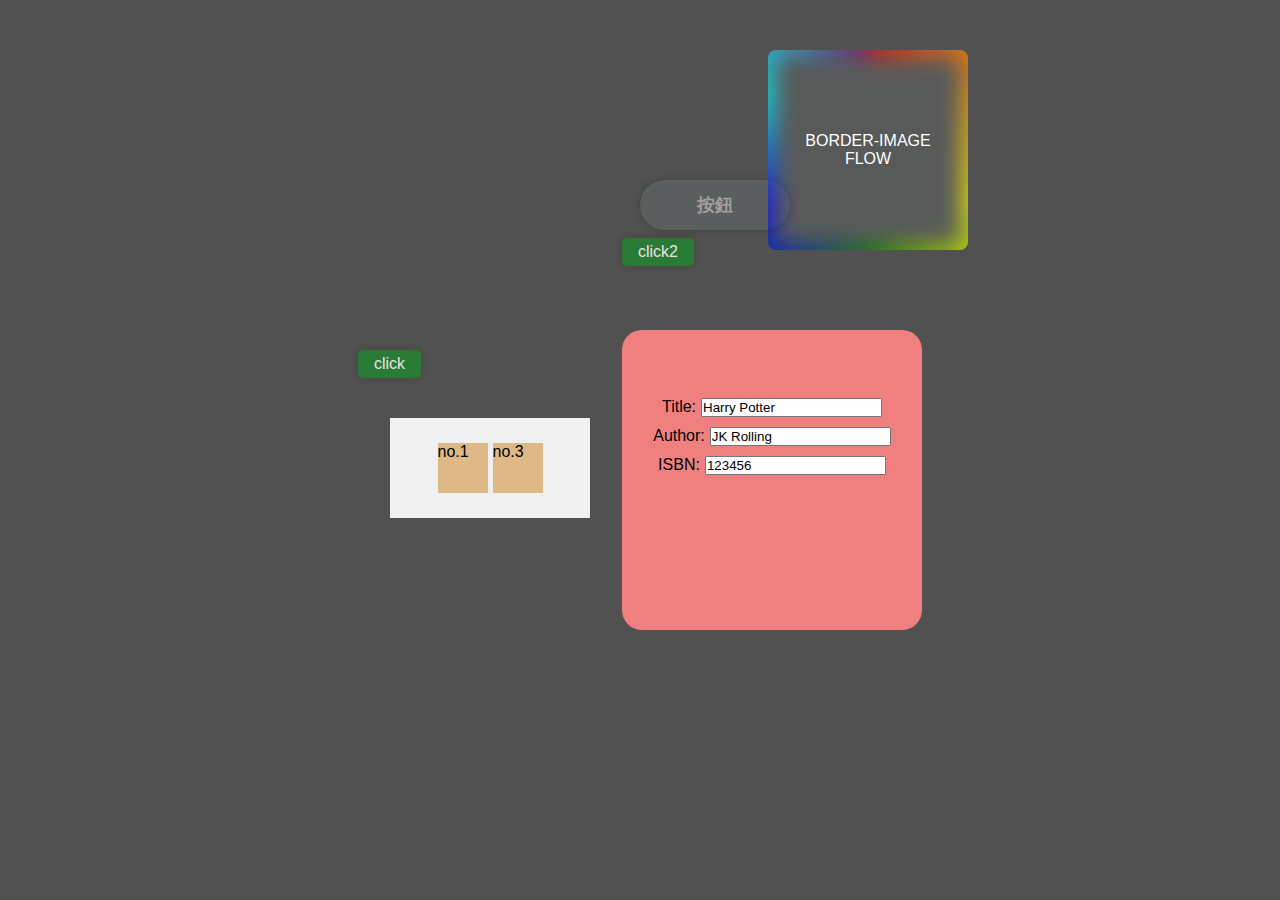
<file: btns-and-cards/index.html>
<!DOCTYPE html>
<html lang="en">
  <head>
    <meta charset="UTF-8" />
    <meta name="viewport" content="width=device-width, initial-scale=1.0" />
    <title>Document</title>
    <link rel="stylesheet" href="./styles.css" />
  </head>
  <body>
    <!-- box1 -->
     <div>
    <button style="margin-bottom: 0.5rem;" onclick="clickBtn()">click</button>
    <div class="test-container">
      <div id="no1">no.1</div>
      <div class="test">this is the no.2</div>
      <div id="no3">no.3</div>
    </div>
  </div>

    <!-- box2 -->
     <div>
    <button style="margin-bottom: 2rem;" onclick="clickBtn2()">click2</button>
    <div class="square">
      <div id="content1" class="square-box">
        <div class="square-content">
          <p>Title:</p>
          <input type="text" value="Harry Potter" />
        </div>
        <div class="square-content">
          <p>Author:</p>
          <input type="text" value="JK Rolling" />
        </div>
        <div class="square-content">
          <p>ISBN:</p>
          <input type="text" value="123456" />
        </div>
      </div>
      <div id="content2" class="square-box hidden">
        <input type="text" placeholder="Title" />
        <input type="text" placeholder="Author" />
        <input type="text" placeholder="ISBN" />
      </div>
    </div>
  </div>
    <!-- box3 -->
    <div class="flow-light">
      <p style="width: 150px; text-align: center">Border-image flow</p>
    </div>
    <button class="gleam" style="--clr: #ff5"><span>按鈕</span></button>

    <script>
      function clickBtn() {
        document.querySelector(["#no1"]).classList.toggle("move-left");
        document.querySelector(["#no3"]).classList.toggle("move-right");
        document.querySelector(".test").classList.toggle("active");
      }

      const clickBtn2 = () => {
        document.querySelector(["#content1"]).classList.toggle("hidden");
        document.querySelector(["#content2"]).classList.toggle("active");
        document.querySelector(".square").classList.toggle("active");
      };
      // gleam
      let btn = document.querySelector(".gleam");
      btn.onmousemove = function (e) {
        const x = e.pageX - btn.offsetLeft;
        const y = e.pageY - btn.offsetTop;

        e.target.style.setProperty("--x", `${x}px`);
        e.target.style.setProperty("--y", `${y}px`);
      };
    </script>
  </body>
</html>
</file>
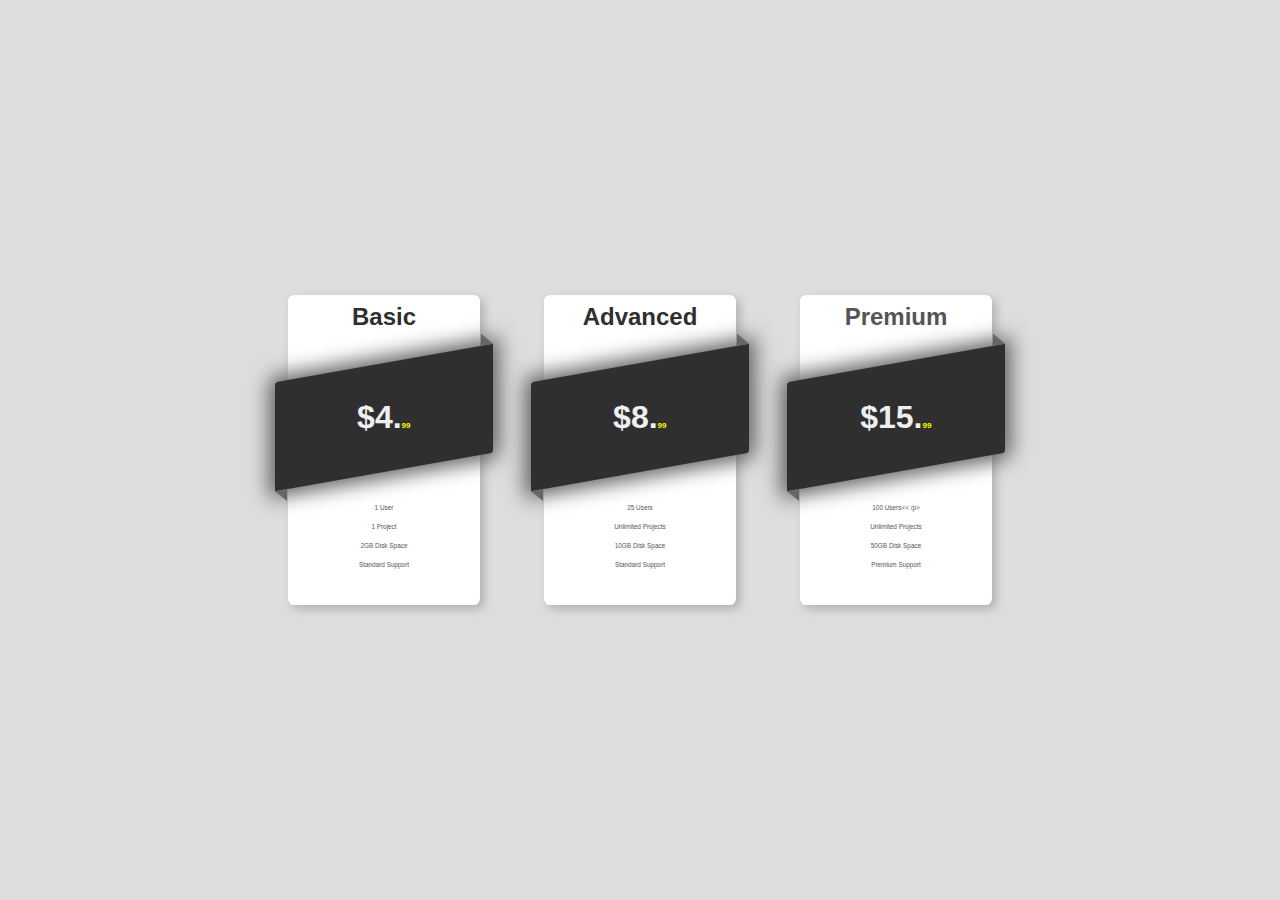
<file: price-tag/index.html>
<!DOCTYPE html>
<html lang="en">
  <head>
    <meta charset="UTF-8" />
    <meta name="viewport" content="width=device-width, initial-scale=1.0" />
    <title>Document</title>
    <link rel="stylesheet" type="text/css" href="./styles.css" />
  </head>

  <body>
    <div class="price-table">
      <div class="price-card">
        <h2 class="price-card__title">Basic</h2>
        <div class="price-card__ribbon">
          <span class="price-card__ribbon-text"
            >$4.<span class="price-card__ribbon-text-highlight">99</span></span
          >
        </div>
        <div class="price-card__info">
          <p>1 User</p>
          <p>1 Project</p>
          <p>2GB Disk Space</p>
          <p>Standard Support</p>
        </div>
      </div>
      <div class="price-card">
        <h2 class="price-card__title">Advanced</h2>
        <div class="price-card__ribbon">
          <span class="price-card__ribbon-text"
            >$8.<span class="price-card__ribbon-text-highlight">99</span>
          </span>
        </div>
        <div class="price-card__info">
          <p>25 Users</p>
          <p>Unlimited Projects</p>
          <p>10GB Disk Space</p>
          <p>Standard Support</p>
        </div>
      </div>
      <div class="price-card">
        <h2 class="price-card_title">Premium</h2>
        <div class="price-card__ribbon">
          <span class="price-card__ribbon-text">
            $15.<span class="price-card__ribbon-text-highlight">99</span></span
          >
        </div>
        <div class="price-card__info">
          <p>100 Users<< /p></p>
          <p>Unlimited Projects</p>
          <p>50GB Disk Space</p>
          <p>Premium Support</p>
        </div>
      </div>
    </div>
  </body>
</html>
</file>
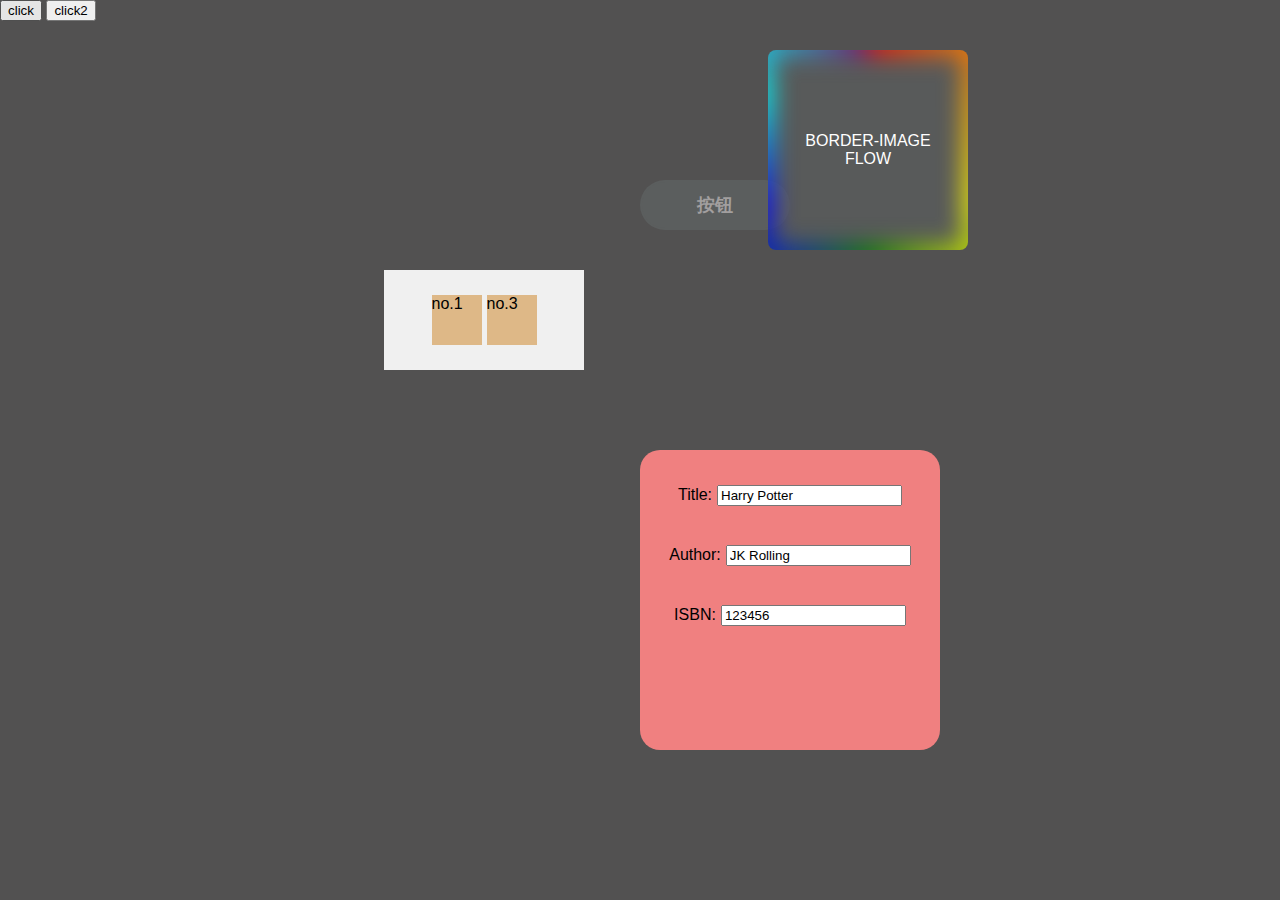
<file: test.html>
<!DOCTYPE html>
<html lang="en">
  <head>
    <meta charset="UTF-8" />
    <meta name="viewport" content="width=device-width, initial-scale=1.0" />
    <title>Document</title>
    <link rel="stylesheet" href="./styles.css" />
  </head>
  <body>
    <!-- box1 -->
    <div class="test-container">
      <div id="no1">no.1</div>
      <div class="test">this is the no.2</div>
      <div id="no3">no.3</div>
    </div>
<!-- box2 -->
    <div class="square">
      <div id="content1" class="square-box">
        <div class="square-content">
          <p>Title:</p>
          <input type="text" value="Harry Potter" />
        </div>
        <div class="square-content">
          <p>Author:</p>
          <input type="text" value="JK Rolling" />
        </div>
        <div class="square-content">
          <p>ISBN:</p>
          <input type="text" value="123456" />
        </div>
      </div>
      <div id="content2" class="square-box hidden">
        <input type="text" placeholder="Title" />
        <input type="text" placeholder="Author" />
        <input type="text" placeholder="ISBN" />
      </div>
    </div>
    <!-- box3 -->
    <div class="flow-light">
      <p style="width: 150px; text-align: center;">Border-image flow</p>
    </div>
    <button onclick="clickBtn()">click</button>
    <button onclick="clickBtn2()">click2</button>
    <button class="gleam" style="--clr: #ff5;"><span>按钮</span></button>

    
    <script>
      function clickBtn() {
        document.querySelector(["#no1"]).classList.toggle("move-left");
        document.querySelector(["#no3"]).classList.toggle("move-right");
        document.querySelector(".test").classList.toggle("active");
      }

      const clickBtn2 = () => {
        document.querySelector(["#content1"]).classList.toggle("hidden");
        document.querySelector(["#content2"]).classList.toggle("active");
        document.querySelector(".square").classList.toggle("active");
      };
      // gleam
      let btn = document.querySelector(".gleam");
      btn.onmousemove = function (e) {
        const x = e.pageX - btn.offsetLeft;
        const y = e.pageY - btn.offsetTop;

        e.target.style.setProperty("--x", `${x}px`);
        e.target.style.setProperty("--y", `${y}px`);
      };

    </script>
  </body>
</html>
</file>
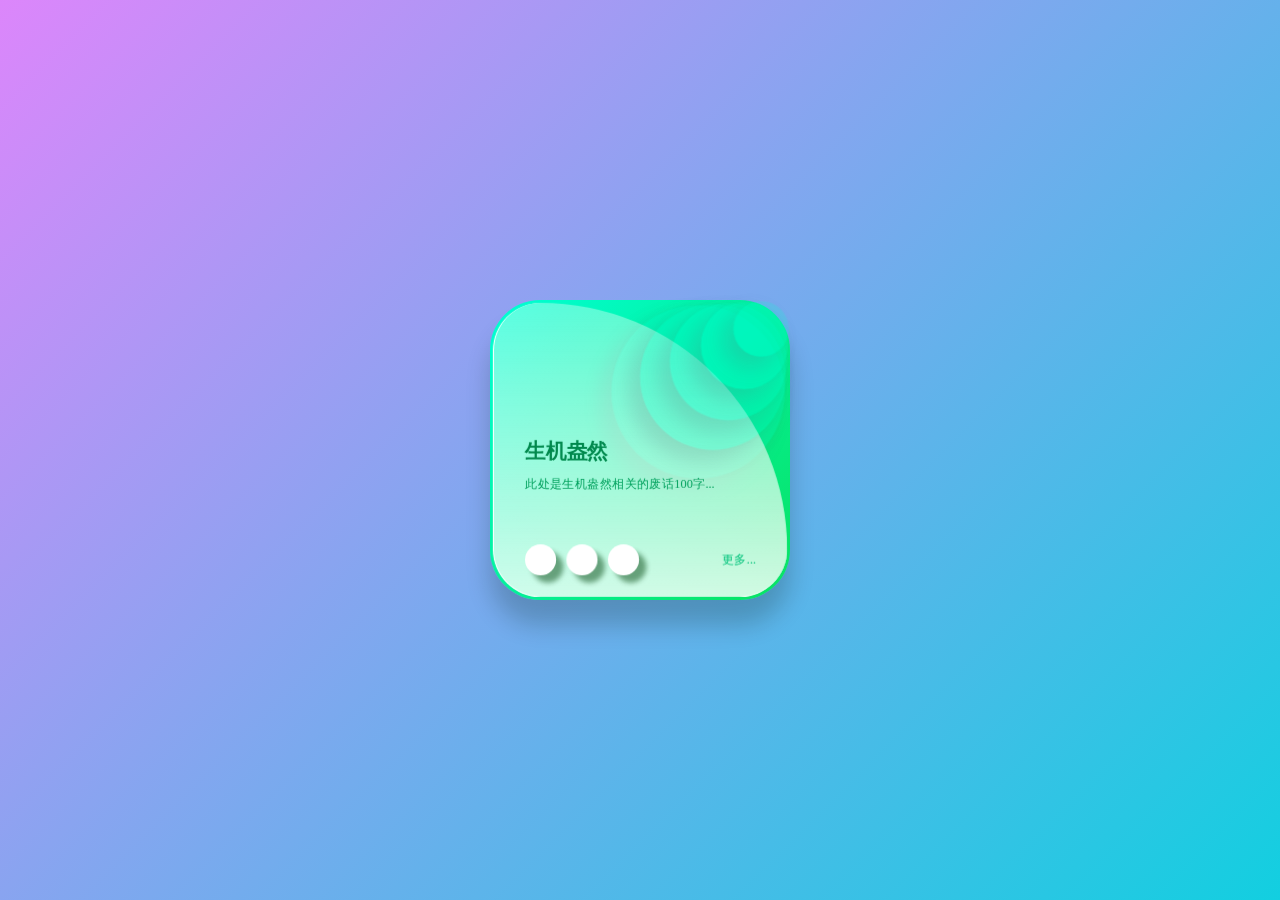
<file: card3d/card3d.html>
<!DOCTYPE html>

<html lang="en">
  <head>
    <meta charset="UTF-8" /> <!-- 设置页面的编码格式为UTF-8 -->
    <meta name="viewport" content="width=device-width, initial-scale=1.0" /> <!-- 设置响应式页面的viewport -->
    <link rel="stylesheet" href="styles.css" /> <!-- 引入外部样式表 -->
    <!-- 引入 Font Awesome 图标库的样式表 -->
    <link
      rel="stylesheet"
      href="https://cdnjs.cloudflare.com/ajax/libs/font-awesome/6.5.2/css/all.min.css"
      integrity="sha512-SnH5WK+bZxgPHs44uWIX+LLJAJ9/2PkPKZ5QiAj6Ta86w+fsb2TkcmfRyVX3pBnMFcV7oQPJkl9QevSCWr3W6A=="
      crossorigin="anonymous"
      referrerpolicy="no-referrer"
    />
    <title>Document</title> <!-- 设置页面标题 -->
  </head>
  <body>
    <div class="container"> <!-- 容器div -->
      <div class="card"> <!-- 卡片div -->
        <div class="logo"> <!-- Logo的div -->
          <span class="circle" style="--i: 0"></span> <!-- 五个圆圈，用于制作3D视差效果 -->
          <span class="circle" style="--i: 1"></span>
          <span class="circle" style="--i: 2"></span>
          <span class="circle" style="--i: 3"></span>
          <span class="circle" style="--i: 4">
            <i class="fa-solid fa-seedling"></i  <!-- Font Awesome图标 -->
          </span>
        </div>

        <div class="glass"> <!-- 玻璃效果 -->
          <div class="content"> <!-- 内容div -->
            <h1>生机盎然</h1> <!-- 标题 -->
            <p>此处是生机盎然相关的废话100字...</p> <!-- 文本内容 -->
          </div>

          <div class="footer"> <!-- 页脚div -->
            <div class="social"> <!-- 社交图标div -->
              <span class="social_icon" style="--j: 1">
                <i class="fa-brands fa-weixin"></i> <!-- 微信图标 -->
              </span>
              <span class="social_icon" style="--j: 2">
                <i class="fa-brands fa-qq"></i> <!-- QQ图标 -->
              </span>
              <span class="social_icon" style="--j: 3">
                <i class="fa-brands fa-discord"></i> <!-- Discord图标 -->
              </span>
            </div>
            <div class="link">
              更多...<i class="fa-solid fa-arrow-up-right-from-square"></i>  <!-- 更多链接及相关图标 -->
            </div>
          </div>
        </div>
      </div>
    </div>
  </body>
</html>
</file>
<file: btns-and-cards/styles.css>
* {
    margin: 0;
    padding: 0;
    box-sizing: border-box;
}

body{
    display: flex;
    justify-content: center;
    align-items: center;
    min-height: 100vh;
    font-family: Arial, sans-serif;
    background-color: hsl(0, 1%, 32%);
}

button {
    padding: 0.3rem 1rem;
    border: none;
    border-radius: 5px;
    background-color: hsl(128, 50%, 32%);
    color: hsl(0, 14%, 90%);
    box-shadow: 0 0 0.5rem hsl(0, 0%, 0%, 0.2);
    font-size: 1rem;
    cursor: pointer;
}

button:active {
    box-shadow: inset 0 0 10px rgba(0, 0, 0, 0.4);
    color: rgb(91, 94, 94);
    text-shadow: none;
    transition: color 0.5s;
}

/* show-up effect */
.test-container{
    position: relative;
    margin: 2rem 2rem;
    width: 200px;
    height: 100px;
    background-color: hsl(0, 0%, 94%);
    display: flex;
    flex-direction: row;
    justify-content: center;
    align-items: center;
    flex-wrap: nowrap;
    gap: 5px;
}

.test-container div{
    width: 50px;
    height: 50px;
    background-color: burlywood;
}

.test{
    color: white;
    background-color: blue;
    position: absolute;
    font-size: 20px;
    /* padding: 10px;
    margin: 10px; */
    opacity: 0;
}

.test.active{
    position: relative;
    background-color: burlywood;
    opacity: 1;
    animation: bounce 1s none;
    transition: all 1.5s;
}

@keyframes bounce{
    0%{
        transform: scale(1);
    }
    50%{
        background-color: transparent;
        transform: scale(1.2);
    }
    100%{
        transform: scale(1);
    }
}

.move-right{
    animation: shift 1s none;
}
.move-left{
    animation: shift-left 1s none;
}

@keyframes shift{
    0%{
        transform: translateX(0);
    }
    50%{
        transform: translateX(5px);
    }
    100%{
        transform: translateX(0);
    }
}

@keyframes shift-left{
    0%{
        transform: translateX(0);
    }
    50%{
        transform: translateX(-5px);
    }
    100%{
        transform: translateX(0);
    }
}

/* swell effect */
.square{
    position: relative;
    margin: 2rem auto;
    padding: 3rem 2rem;
    width: 300px;
    height: 300px;
    border-radius: 20px;
    background-color: lightcoral;
}

.square.active{
    animation: swell 0.6s none;
    animation-fill-mode: forwards;
}

.square:has(.active) {
    background-color: lightblue;
}

@keyframes swell{
    0%{
        transform: scale(1);
    }
    100%{
        transform: scale(1.2);
    }
}

.square-box{
    position: relative;
    margin-top: 20px;
    display: flex;
    flex-direction: column;
    justify-content: center;
    align-items: center;
    flex-wrap: nowrap;
    gap: 10px;
}

.square-content{
    display: flex;
    flex-direction: row;
    justify-content: center;
    align-items: center;
    gap: 5px;
    flex-grow: 0;
    flex-wrap: nowrap;
}

.square-box.hidden{
    position: absolute;
    opacity: 0;
}

.square-box.hidden.active{
    position: relative;
    opacity: 1;
    transition: opacity 0.6s;
}

/* glass button moving light effect */

.gleam{
    position: absolute;
    color: rgb(162, 159, 159);
    font-weight: bold;
    top: 20%;
    left: 50%;
    width: 150px;
    height: 50px;
    background-color: rgb(91, 94, 94);
    border-radius: 50px;
    border: none;
    overflow: hidden;
    box-shadow: 0 0 0.5rem rgb(0, 0, 0, 0.2);
}
.gleam span{
    position: relative;
    font-size: 18px;
    z-index: 1;
}
.gleam:hover{
    cursor: pointer;
    color: var(--clr);
    text-shadow: var(--clr) 0px 0px 4px;
    transition: color 0.5s;
}
.gleam:active{
    box-shadow: inset 0 0 10px rgba(0, 0, 0, 0.4);
    color: rgb(91, 94, 94);
    text-shadow: none;
    transition: color 0.5s;
}

.gleam::before{
    content: '';
    position: absolute;
    top: var(--y);
    left: var(--x);
    width: 100px;
    height: 100px;
    translate: -50% -50%;
    background: radial-gradient(var(--clr), transparent,transparent);
    border-radius: 40px;
    opacity: 0;
    transition: 0.5s top 0s left 0s;
}
.gleam:hover::before{
    opacity: 1;
}

.gleam::after{
    content: '';
    position: absolute;
    inset: 2px;
    background: rgb(91, 94, 94, 0.7);
    border-radius: 50px;
}

/* flow light */
.flow-light{
    display: flex;
    justify-content: center;
    align-items: center;
    color: white;
    text-transform: uppercase;
    position:absolute;
    top: 50px;
    left: 60%;
    width: 200px;
    height: 200px;
    background-color: rgb(91, 94, 94, 0.7);
    border-radius: 0.5em;
    overflow: hidden;
}

@property --a {
    syntax: "<angle>";
    initial-value: 0deg;
    inherits: false;
}

.flow-light::before{
    content: '';
    position: absolute;
    inset: -1em;
    border: solid 1.25em;
    filter: blur(0.75em);
    border-image: conic-gradient(from var(--a) ,red,orange,yellow,green,blue,cyan,purple) 1;
    animation: flow 4s linear infinite;
    z-index: 1;
}

@keyframes flow{
    to {--a: 1turn}
}
</file>
<file: price-tag/styles.css>
*{
    margin: 0;
    padding: 0;
    box-sizing: border-box;
}

body{
    display: flex;
    justify-content: center;
    align-items: center;
    min-height: 100vh;
    font-family: 'Roboto', sans-serif;
    background-color: #ddd;
}

:root{
    --c-ribbon: #2f2f2f;
    --c-ribbon-shadow: #666;
    --c-ribbon-text: #efefef;
    --c-title: #2f2f2f;
}

.price-table {
    position: relative;
    display: flex;
    justify-content: center;
    align-items: center;
    user-select: none;
}

.price-card {
    color: #555;
    background-color: #fff;
    width: 25%;
    aspect-ratio: 9/14.5;
    min-width: 12rem;
    max-width: 16rem;
    text-align: center;
    margin: 0 2rem;
    padding: 0.5rem 0 1rem;
    border-radius: 0.4rem;
    box-shadow: 4px 4px 10px rgba(0, 0, 0, 0.2);
    transition: 0.5s;
    cursor: pointer;
}

.price-card:hover {
    transform: translateY(-20px);
    --c-ribbon: #f94289;
    --c-ribbon-text: #fff;
    --c-ribbon-shadow: #ff619b;
    --c-title: #f94289;
    box-shadow: 0 0 3rem -1.5rem rgb(0,0,0,0.5);
}

.price-card__ribbon {
    position: relative;
    padding: 2rem 1rem;
    margin: 2rem -0.8rem 2rem;
    background-color: var(--c-ribbon);
    transform: skew(0, -10deg);
    border-radius: 3px 0;
    box-shadow: 0 0rem 1.2rem 0.4rem var(--c-ribbon-shadow);
}

.price-card__ribbon::before, .price-card__ribbon::after {
    content: '';
    position: absolute;
    width: 0;
    height: 0;
    border-style: solid;
}

.price-card__ribbon::before {
    border-width: 0 0.8rem 0.8rem 0;
    border-color: transparent var(--c-ribbon-shadow) transparent transparent;
    left: 0;
    bottom: 0;
    transform: translateY(100%);
}

.price-card__ribbon::after {
    border-width: 0.8rem 0 0 0.8rem;
    border-color: transparent transparent transparent var(--c-ribbon-shadow);
    right: 0;
    top: 0;
    transform: translateY(-100%);
}

.price-card__ribbon-text {
    color: var(--c-ribbon-text);
    font-size: 2rem;
    line-height: 1.4;
    font-weight: 700;
    text-transform: uppercase;
    display: block;
    transform: skew(0, 10deg);
}

.price-card__ribbon-text-highlight {
    color: yellow;
    font-size: 0.5rem;
}

.price-card__title {
    color: var(--c-title);
}

.price-card--highlight {
    --c-ribbon: #f94289;
    --c-ribbon-text: #fff;
    --c-ribbon-shadow: #ff619b;
    --c-title: #f94289;
    box-shadow: 0 0 3rem -1.5rem rgb(0,0,0,0.5);
}

.price-card__info {
    display: flex;
    flex-direction: column;
    gap: 0.75rem;
}

.price-card__info p {
    font-size: 0.4em;
}
</file>
<file: styles.css>
body{
    margin: 0;
    padding: 0;
    font-family: Arial, sans-serif;
    background-color: hsl(0, 1%, 32%);
}

/* show-up effect */
.test-container{
    position: absolute;
    top: 30%;
    left: 30%;
    width: 200px;
    height: 100px;
    background-color: hsl(0, 0%, 94%);
    display: flex;
    flex-direction: row;
    justify-content: center;
    align-items: center;
    flex-wrap: nowrap;
    gap: 5px;
}

.test-container div{
    width: 50px;
    height: 50px;
    background-color: burlywood;
}

.test{
    color: white;
    background-color: blue;
    position: absolute;
    font-size: 20px;
    /* padding: 10px;
    margin: 10px; */
    opacity: 0;
}

.test.active{
    position: relative;
    background-color: burlywood;
    opacity: 1;
    animation: bounce 1s none;
    transition: all 1.5s;
}

@keyframes bounce{
    0%{
        transform: scale(1);
    }
    50%{
        background-color: transparent;
        transform: scale(1.2);
    }
    100%{
        transform: scale(1);
    }
}

.move-right{
    animation: shift 1s none;
}
.move-left{
    animation: shift-left 1s none;
}

@keyframes shift{
    0%{
        transform: translateX(0);
    }
    50%{
        transform: translateX(5px);
    }
    100%{
        transform: translateX(0);
    }
}

@keyframes shift-left{
    0%{
        transform: translateX(0);
    }
    50%{
        transform: translateX(-5px);
    }
    100%{
        transform: translateX(0);
    }
}

/* swell effect */
.square{
    width: 300px;
    height: 300px;
    border-radius: 20px;
    background-color: lightcoral;
    position: absolute;
    top: 50%;
    left: 50%;
}

.square.active{
    animation: swell 0.6s none;
    animation-fill-mode: forwards;
}

.square:has(.active) {
    background-color: lightblue;
}

@keyframes swell{
    0%{
        transform: scale(1);
    }
    100%{
        transform: scale(1.2);
    }
}

.square-box{
    position: relative;
    margin-top: 20px;
    display: flex;
    flex-direction: column;
    justify-content: center;
    align-items: center;
    flex-wrap: nowrap;
    gap: 10px;
}

.square-content{
    display: flex;
    flex-direction: row;
    justify-content: center;
    align-items: center;
    gap: 5px;
    flex-grow: 0;
    flex-wrap: nowrap;
}

.square-box.hidden{
    position: absolute;
    opacity: 0;
}

.square-box.hidden.active{
    position: relative;
    opacity: 1;
    transition: opacity 0.6s;
}

/* glass button moving light effect */

.gleam{
    position: absolute;
    color: rgb(162, 159, 159);
    font-weight: bold;
    top: 20%;
    left: 50%;
    width: 150px;
    height: 50px;
    background-color: rgb(91, 94, 94);
    border-radius: 50px;
    border: none;
    overflow: hidden;
}
.gleam span{
    position: relative;
    font-size: 18px;
    z-index: 1;
}
.gleam:hover{
    cursor: pointer;
    color: var(--clr);
    text-shadow: var(--clr) 0px 0px 4px;
    transition: color 0.5s;
}
.gleam:active{
    box-shadow: inset 0 0 10px rgba(0, 0, 0, 0.4);
    color: rgb(91, 94, 94);
    text-shadow: none;
    transition: color 0.5s;
}

.gleam::before{
    content: '';
    position: absolute;
    top: var(--y);
    left: var(--x);
    width: 100px;
    height: 100px;
    translate: -50% -50%;
    background: radial-gradient(var(--clr), transparent,transparent);
    border-radius: 40px;
    opacity: 0;
    transition: 0.5s top 0s left 0s;
}
.gleam:hover::before{
    opacity: 1;
}

.gleam::after{
    content: '';
    position: absolute;
    inset: 2px;
    background: rgb(91, 94, 94, 0.7);
    border-radius: 50px;
}

/* flow light */
.flow-light{
    display: flex;
    justify-content: center;
    align-items: center;
    color: white;
    text-transform: uppercase;
    position:absolute;
    top: 50px;
    left: 60%;
    width: 200px;
    height: 200px;
    background-color: rgb(91, 94, 94, 0.7);
    border-radius: 0.5em;
    overflow: hidden;
}

@property --a {
    syntax: "<angle>";
    initial-value: 0deg;
    inherits: false;
}

.flow-light::before{
    content: '';
    position: absolute;
    inset: -1em;
    border: solid 1.25em;
    filter: blur(0.75em);
    border-image: conic-gradient(from var(--a) ,red,orange,yellow,green,blue,cyan,purple) 1;
    animation: flow 4s linear infinite;
    z-index: 1;
}

@keyframes flow{
    to {--a: 1turn}
}
</file>
<file: card3d/styles.css>
/* 设置全局样式 */

* {
    margin: 0;
    padding: 0;
    box-sizing: border-box;
  }
  
  /* 设置根元素变量 */
  :root {
    --primary-color: #00894d;
  }
  
  /* 设置页面背景样式 */
  body {
    display: flex;
    justify-content: center;
    align-items: center;
    min-height: 100vh;
    background: linear-gradient(135deg, #dc86fb, #12cfe0);
  }
  
  /* 定义3D效果容器 */
  .container {
    width: 300px;
    height: 300px;
    perspective: 1000px;
  }
  
  /* 卡片样式 */
  .card {
    height: 100%;
    border-radius: 50px;
    background: linear-gradient(135deg, #00ffd6, #08e260);
    transition: 0.5s ease-in-out;
    transform-style: preserve-3d;
    box-shadow: 40px 50px 25px #05471100, 0px 25px 25px #02140033;
  }
  
  /* Logo样式 */
  .logo {
    position: absolute;
    top: 0;
    right: 0;
    transform-style: preserve-3d;
  }
  
  /* 按钮圆圈样式 */
  .logo .circle {
    position: absolute;
    top: calc(var(--i) * 2px + 8px);
    right: calc(var(--i) * 2px + 8px);
    width: calc(170px - var(--i) * 30px);
    aspect-ratio: 1;
    border-radius: 50%;
    background: #00f9cd33;
    box-shadow: -10px 10px 20px #64646f33;
    transition: 0.5s ease-in-out;
    backdrop-filter: blyr(5px);
    transform: translate3d(0, 0, calc((var(--i) + 1) * 20px));
    transition-delay: calc(var(--i) * 0.4s);
    display: flex;
    justify-content: center;
    align-items: center;
    color: var(--primary-color);
  }
  
  /* 玻璃样式 */
  .glass {
    transform-style: preserve-3d;
    position: absolute;
    inset: 8px;
    background: linear-gradient(#ffffff59, #ffffffd0);
    border-radius: 55px;
    border-top-right-radius: 100%;
    border-left: 1px solid #ffffff;
    border-bottom: 1px solid #ffffff;
    transition: 0.5s ease-in-out;
    transform: translate3d(0, 0, 35px);
  }
  
  /* 内容样式 */
  .content {
    padding: 130px 60px 0 30px;
  }
  
  /* 标题样式 */
  .content h1 {
    color: var(--primary-color);
    font-weight: 900;
    font-size: 20px;
  }
  
  /* 段落样式 */
  .content p {
    margin-top: 10px;
    color: #00a15d;
    font-size: 12px;
  }
  
  /* 页脚样式 */
  .footer {
    transform-style: preserve-3d;
    position: absolute;
    bottom: 20px;
    left: 30px;
    right: 30px;
    display: flex;
    align-items: center;
    justify-content: space-between;
  }
  
  /* 页脚链接样式 */
  .footer .link {
    transition: 0.2s ease-in-out;
    font-size: 12px;
    color: #00c37b;
    cursor: pointer;
  }
  
  /* 鼠标悬停时链接样式 */
  .footer .link:hover {
    transform: translate3d(0, 0, 10px);
    color: var(--primary-color);
  }
  
  /* 社交图标样式 */
  .footer .social {
    transform-style: preserve-3d;
    display: flex;
    gap: 10px;
  }
  
  /* 社交图标图标样式 */
  .footer .social .social_icon {
    display: inline-block;
    width: 30px;
    height: 30px;
    background: #ffffff;
    color: var(--primary-color);
    border-radius: 50%;
    display: flex;
    justify-content: center;
    align-items: center;
    cursor: pointer;
    box-shadow: 7px 7px 5px #05471180;
    transition: 0.2s ease-in-out calc(var(--j) * 0.2s);
  }
  
  /* 鼠标悬停时卡片样式 */
  .container:hover .card {
    transform: rotate3d(1, 1, 0, 30deg);
    box-shadow: 40px 50px 25px #0547110d, 0px 25px 30px #05471111;
  }
  
  /* 鼠标悬停时社交图标样式 */
  .container:hover .card .footer .social .social_icon {
    transform: translate3d(0, 0, 50px);
    box-shadow: -5px 20px 10px #05471133;
  }
  
  /* 鼠标悬停时Logo圆圈样式 */
  .container:hover .card .logo .circle {
    transform: translate3d(0, 0, calc(var(--i) * 20px + 40px));
  }
</file>
